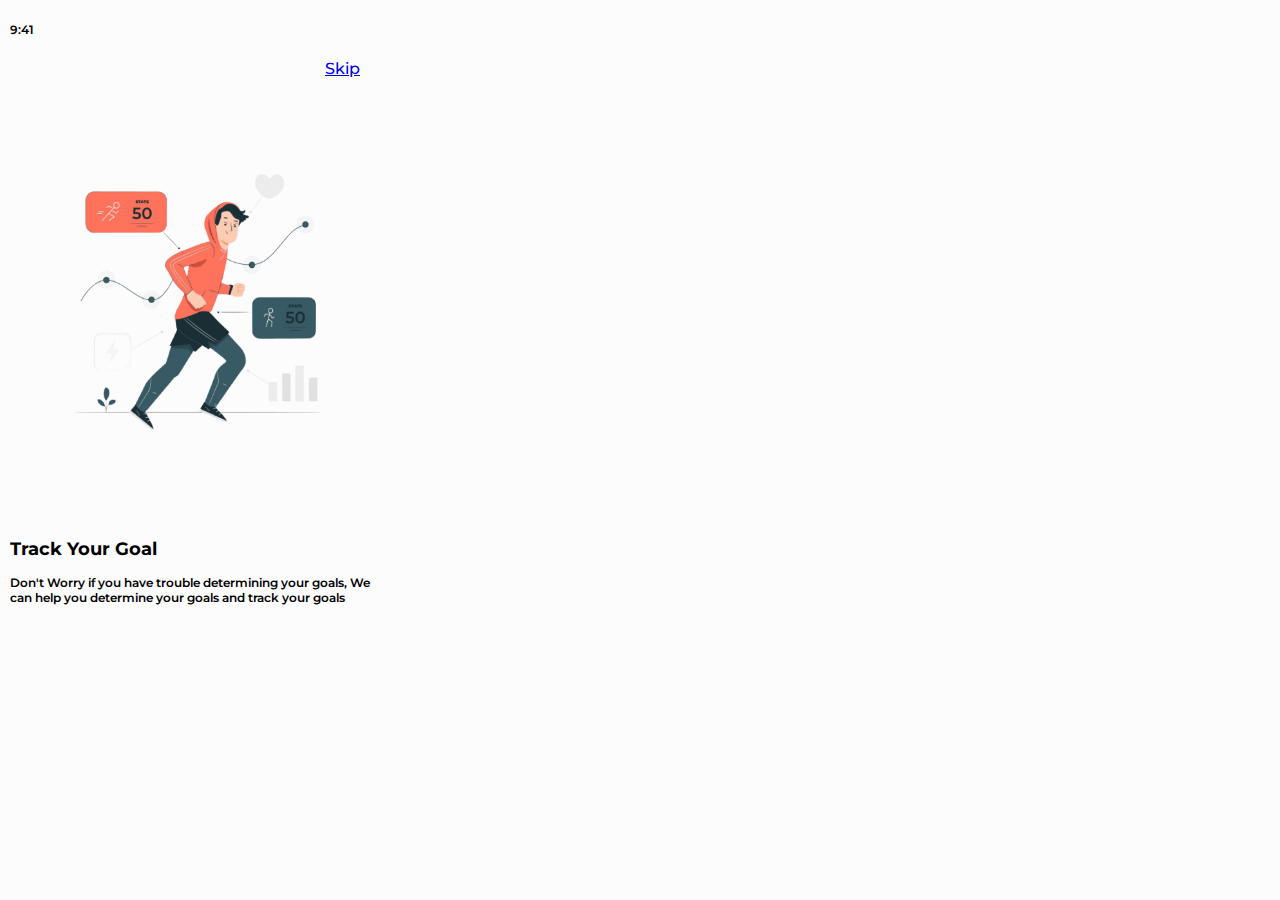
<file: index.html>
<!DOCTYPE html>
<html lang="en">
<head>
    <meta charset="UTF-8">
    <meta name="viewport" content="width=device-width, initial-scale=1.0">
    <title>Assignment Dacoid</title>
    <link rel="stylesheet" href="style.css">
    <link rel="stylesheet" href="https://cdnjs.cloudflare.com/ajax/libs/font-awesome/6.5.2/css/all.min.css" integrity="sha512-SnH5WK+bZxgPHs44uWIX+LLJAJ9/2PkPKZ5QiAj6Ta86w+fsb2TkcmfRyVX3pBnMFcV7oQPJkl9QevSCWr3W6A==" crossorigin="anonymous" referrerpolicy="no-referrer" />
    <link rel="preconnect" href="https://fonts.googleapis.com">
    <link rel="preconnect" href="https://fonts.gstatic.com" crossorigin>
    <link href="https://fonts.googleapis.com/css2?family=Montserrat:wght@300;400;500;600;700&family=Roboto+Slab&display=swap" rel="stylesheet">
</head>
<body>
  <div class="container">
      <div class="header">
          <p>9:41</p>
          <div class="icons">
              <i class="fa-solid fa-signal"></i>
              <i class="fa-solid fa-wifi"></i>
              <i class="fa-solid fa-battery-full"></i>
          </div>
      </div>
      <div class="skip">
         <a href="page3.html" >Skip</a><br>
      </div>
      <div class="main-body">
         <img src="img-1.png" alt="#" class="img">
         <h2>Track Your Goal</h2>
         <p>Don't Worry if you have trouble determining your goals, We can help you determine your goals and track your goals</p>
      </div>
      <div class="footer">
         <a href="page2.html"><i class="fa-solid fa-circle-chevron-right"></i></a>
      </div>
  </div>
</body>
</html>
</file>
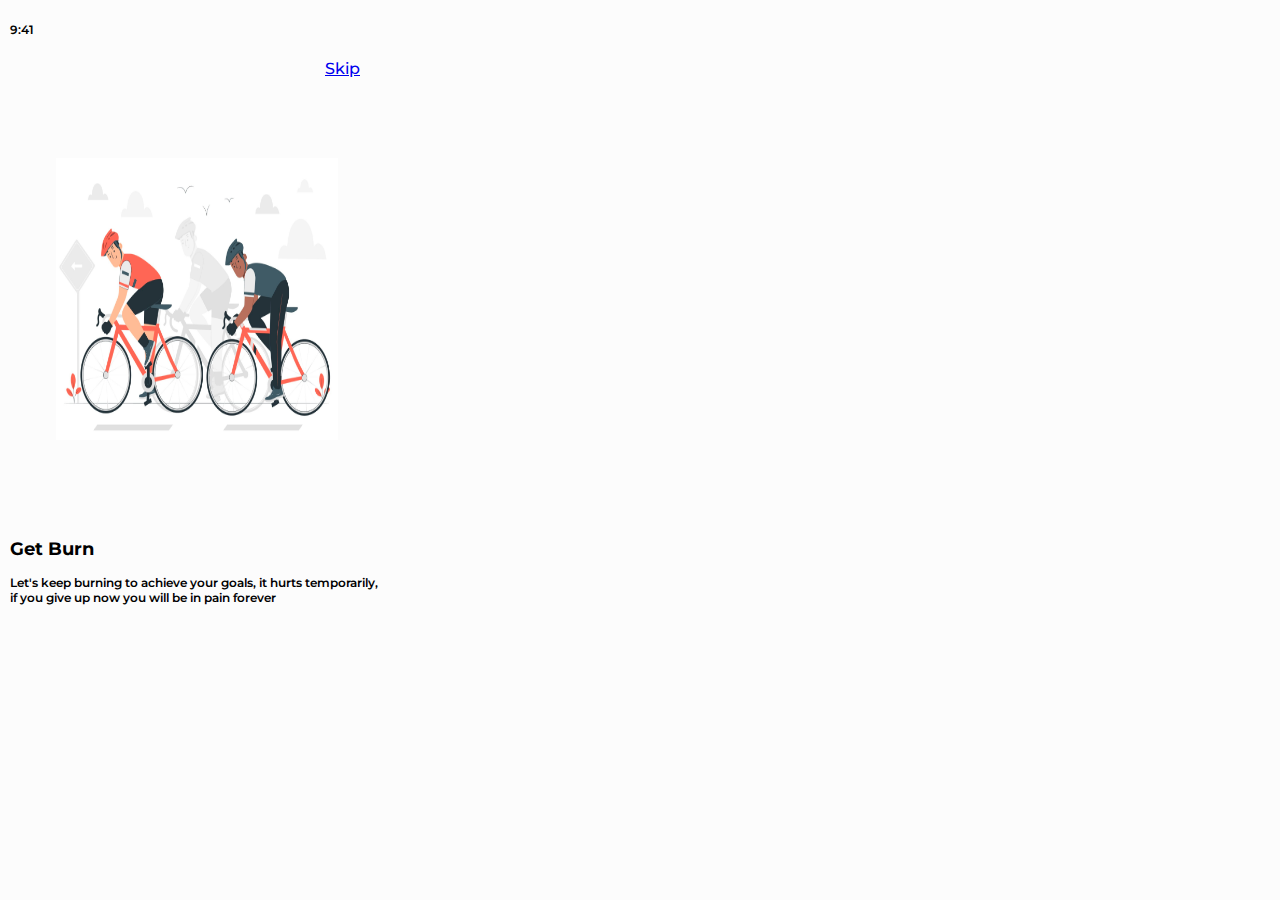
<file: page2.html>
<!DOCTYPE html>
<html lang="en">
<head>
    <meta charset="UTF-8">
    <meta name="viewport" content="width=device-width, initial-scale=1.0">
    <title>Assignment Dacoid</title>
    <link rel="stylesheet" href="style.css">
    <link rel="stylesheet" href="https://cdnjs.cloudflare.com/ajax/libs/font-awesome/6.5.2/css/all.min.css" integrity="sha512-SnH5WK+bZxgPHs44uWIX+LLJAJ9/2PkPKZ5QiAj6Ta86w+fsb2TkcmfRyVX3pBnMFcV7oQPJkl9QevSCWr3W6A==" crossorigin="anonymous" referrerpolicy="no-referrer" />
    <link rel="preconnect" href="https://fonts.googleapis.com">
    <link rel="preconnect" href="https://fonts.gstatic.com" crossorigin>
    <link href="https://fonts.googleapis.com/css2?family=Montserrat:ital,wght@0,100..900;1,100..900&display=swap" rel="stylesheet">
</head>
<body>
    <div class="container">
        <div class="header">
            <p>9:41</p>
            <div class="icons">
                <i class="fa-solid fa-signal"></i>
                <i class="fa-solid fa-wifi"></i>
                <i class="fa-solid fa-battery-full"></i>
            </div>
        </div>
       <div class="skip">
           <a href="page3.html" >Skip</a><br>
       </div>
       <div class="main-body">
           <img src="img-2.png" alt="#" class="img">
           <h2>Get Burn</h2>
           <p>Let's keep burning to achieve your goals, it hurts temporarily, if you give up now you will be in pain forever</p>
       </div>
       <div class="footer">
           <a href="page3.html"><i class="fa-solid fa-circle-chevron-right"></i></a>
       </div>
    </div>
</body>
</html>
</file>
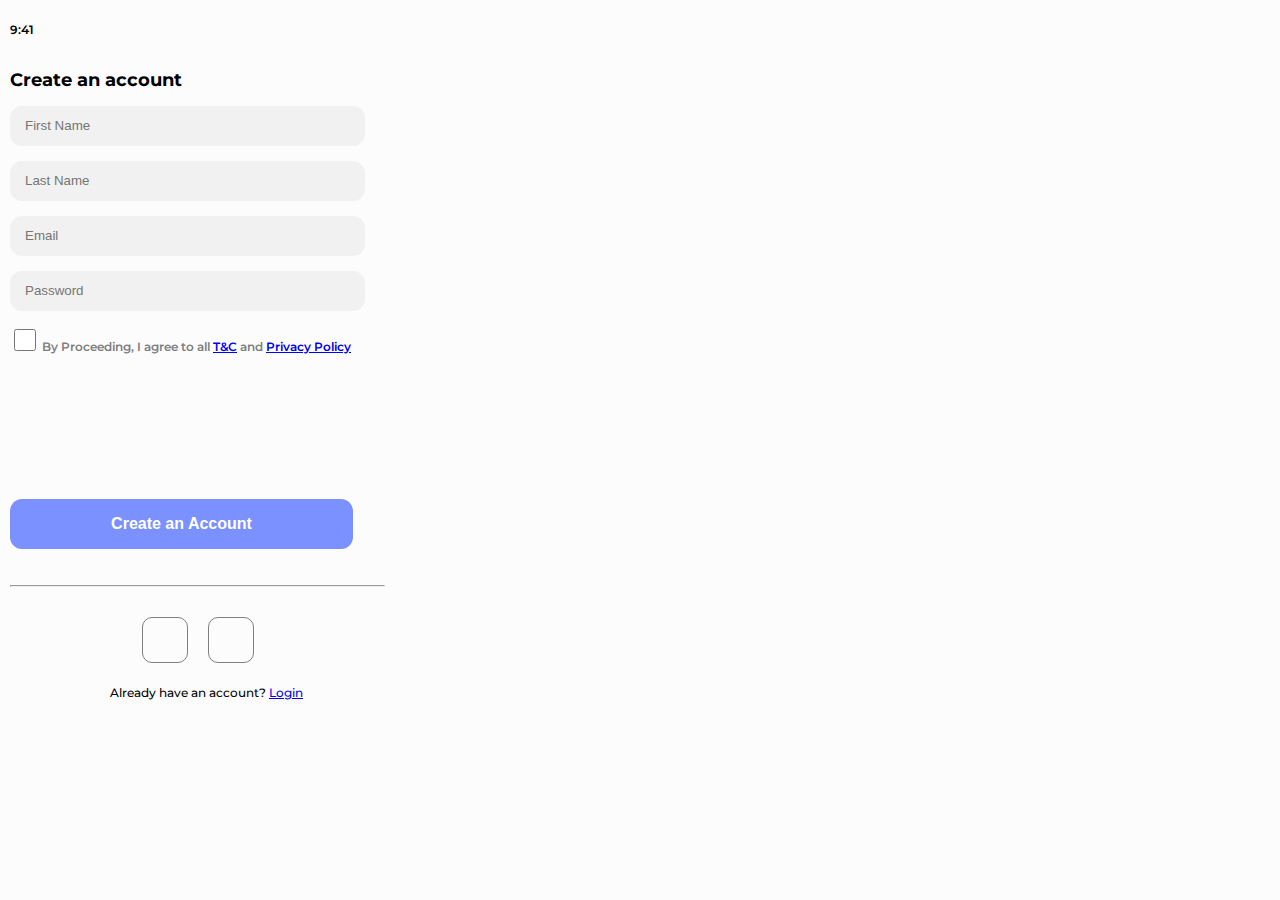
<file: page3.html>
<!DOCTYPE html>
<html lang="en">
<head>
    <meta charset="UTF-8">
    <meta name="viewport" content="width=device-width, initial-scale=1.0">
    <title>Assignment Dacoid</title>
    <link rel="stylesheet" href="style.css">
    <link rel="stylesheet" href="https://cdnjs.cloudflare.com/ajax/libs/font-awesome/6.5.2/css/all.min.css" integrity="sha512-SnH5WK+bZxgPHs44uWIX+LLJAJ9/2PkPKZ5QiAj6Ta86w+fsb2TkcmfRyVX3pBnMFcV7oQPJkl9QevSCWr3W6A==" crossorigin="anonymous" referrerpolicy="no-referrer" />
    <link rel="preconnect" href="https://fonts.googleapis.com">
    <link rel="preconnect" href="https://fonts.gstatic.com" crossorigin>
    <link href="https://fonts.googleapis.com/css2?family=Montserrat:ital,wght@0,100..900;1,100..900&display=swap" rel="stylesheet">
</head>
<body>
    <div class="container">
      <div class="header">
          <p>9:41</p>
          <div class="icons">
              <i class="fa-solid fa-signal"></i>
              <i class="fa-solid fa-wifi"></i>
              <i class="fa-solid fa-battery-full"></i>
          </div>
      </div>
      <div class="main-body">
          <h2 class="create-heading">Create an account</h2>
          <form action="page5.html">
              <input placeholder="First Name" class="input-page-3" disabled><br><br>
              <input placeholder="Last Name" class="input-page-3" disabled><br><br>
              <input placeholder="Email" class="input-page-3" disabled><br><br>
              <input placeholder="Password" class="input-page-3" disabled><br><br>
              <input type="checkbox" id="checkbox" class="checkbox-input-page3">
              <label for="checkbox" class="checkbox-inputlabel-page3">By Proceeding, I agree to all <a href="#">T&C</a> and <a href="#">Privacy Policy</a></label><br><br>
              <button class="create-account-btn">Create an Account</button>
          </form>
          <hr>
          <div class="icons-page3">
                <i class="fa-brands fa-google"></i>
                <i class="fa-brands fa-facebook"></i>
          </diV>
          <div class="para-login-page3">
             <p>Already have an account? <a href="page4.html">Login</a></p>
          </div>
      </div>
    </div>
</body>
</html>
</file>
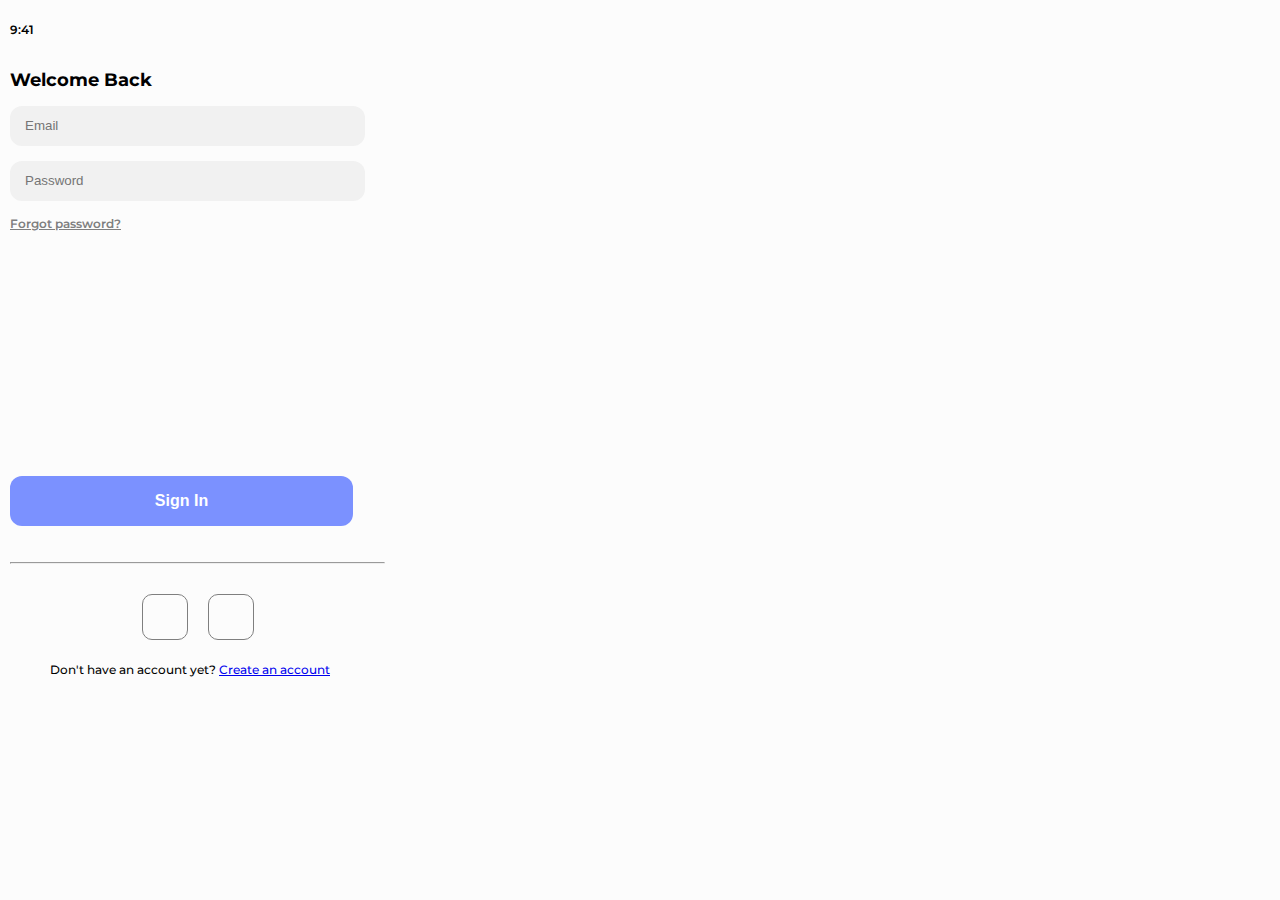
<file: page4.html>
<!DOCTYPE html>
<html lang="en">
<head>
    <meta charset="UTF-8">
    <meta name="viewport" content="width=device-width, initial-scale=1.0">
    <title>Assignment Dacoid</title>
    <link rel="stylesheet" href="style.css">
    <link rel="stylesheet" href="https://cdnjs.cloudflare.com/ajax/libs/font-awesome/6.5.2/css/all.min.css" integrity="sha512-SnH5WK+bZxgPHs44uWIX+LLJAJ9/2PkPKZ5QiAj6Ta86w+fsb2TkcmfRyVX3pBnMFcV7oQPJkl9QevSCWr3W6A==" crossorigin="anonymous" referrerpolicy="no-referrer" />
    <link rel="preconnect" href="https://fonts.googleapis.com">
    <link rel="preconnect" href="https://fonts.gstatic.com" crossorigin>
    <link href="https://fonts.googleapis.com/css2?family=Montserrat:ital,wght@0,100..900;1,100..900&display=swap" rel="stylesheet">
</head>
<body>
    <div class="container">
        <div class="header">
            <p>9:41</p>
            <div class="icons">
                <i class="fa-solid fa-signal"></i>
                <i class="fa-solid fa-wifi"></i>
                <i class="fa-solid fa-battery-full"></i>
            </div>
        </div>
        <div class="main-body">
            <form action="page5.html">
                <h2>Welcome Back</h2>
                <input placeholder="Email" class="input-page-4" disabled><br><br>
                <input placeholder="Password"  class="input-page-4" disabled><br><br>
                <a href="#" class="forgot-pass-page4">Forgot password?</a><br><br>
                <button class="login-account-btn">Sign In</button>
            </form>
            <hr>
            <div class="icons-page4">
                <i class="fa-brands fa-google"></i>
                <i class="fa-brands fa-facebook"></i>
          </diV>
        </div>
        
        </div>
        <div class="para-login-page4">
            <p>Don't have an account yet? <a href="page3.html">Create an account</a></p>
        </div>
    </div>
</body>
</html>
</file>
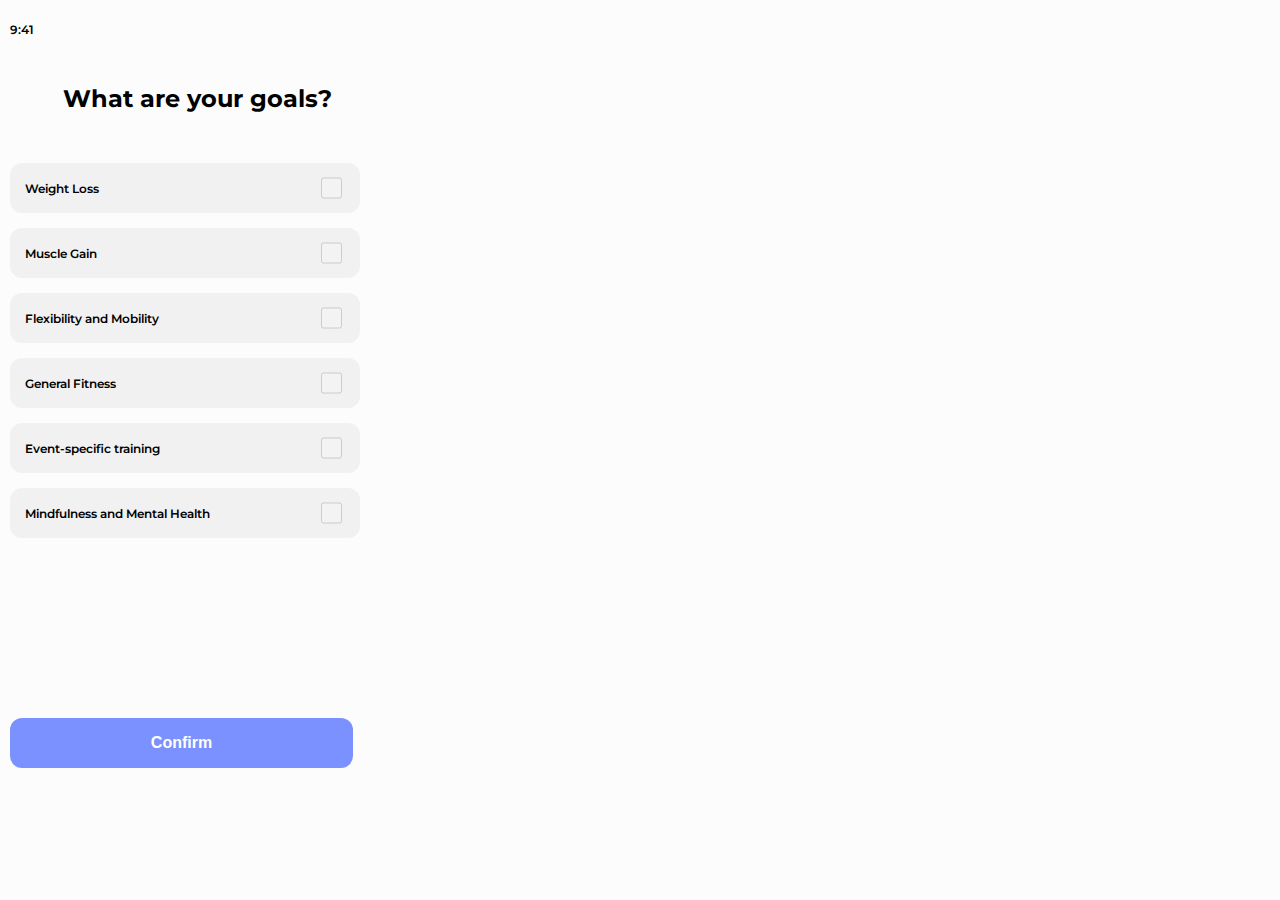
<file: page5.html>
<!DOCTYPE html>
<html lang="en">
<head>
    <meta charset="UTF-8">
    <meta name="viewport" content="width=device-width, initial-scale=1.0">
    <title>Assignment Dacoid</title>
    <link rel="stylesheet" href="style.css">
    <link rel="stylesheet" href="https://cdnjs.cloudflare.com/ajax/libs/font-awesome/6.5.2/css/all.min.css" integrity="sha512-SnH5WK+bZxgPHs44uWIX+LLJAJ9/2PkPKZ5QiAj6Ta86w+fsb2TkcmfRyVX3pBnMFcV7oQPJkl9QevSCWr3W6A==" crossorigin="anonymous" referrerpolicy="no-referrer" />
    <link rel="preconnect" href="https://fonts.googleapis.com">
    <link rel="preconnect" href="https://fonts.gstatic.com" crossorigin>
    <link href="https://fonts.googleapis.com/css2?family=Montserrat:ital,wght@0,100..900;1,100..900&display=swap" rel="stylesheet">
</head>
<body>
    <div class="container">
        <div class="header">
            <p>9:41</p>
            <div class="icons">
                <i class="fa-solid fa-signal"></i>
                <i class="fa-solid fa-wifi"></i>
                <i class="fa-solid fa-battery-full"></i>
            </div>
        </div>
        <div class="main-body">
            <h1 class="title-page5"> What are your goals?</h1>
            <form action="page6.html">
                <div class="input-checkbox-page5">
                    <p>Weight Loss</p>
                    <input type="checkbox" disabled><br><br>
                </div>
                <div class="input-checkbox-page5">
                    <p>Muscle Gain</p>
                    <input type="checkbox" disabled><br><br>
                </div>
                <div class="input-checkbox-page5">
                    <p>Flexibility and Mobility</p>
                    <input type="checkbox" disabled><br><br>
                </div>
                <div class="input-checkbox-page5">
                    <p>General Fitness</p>
                    <input type="checkbox" disabled><br><br>
                </div>
                <div class="input-checkbox-page5">
                    <p>Event-specific training</p>
                    <input type="checkbox" disabled><br><br>
                </div>
                <div class="input-checkbox-page5">
                    <p>Mindfulness and Mental Health</p>
                    <input type="checkbox" disabled><br><br>
                </div>
                <button class="confirm-btn-page5">Confirm</button>
            </form>
        </div>
    </div>
</body>
</html>
</file>
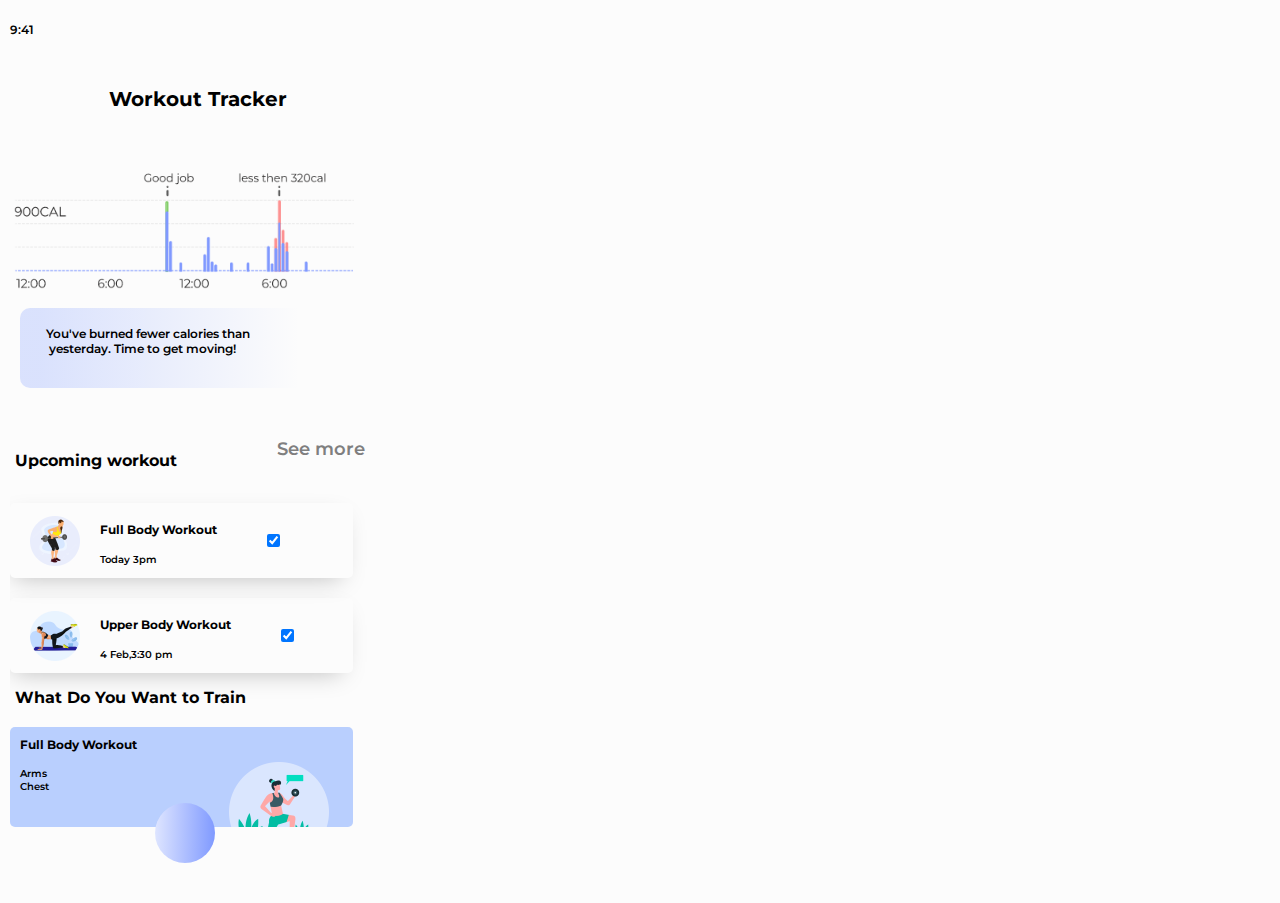
<file: page6.html>
<!DOCTYPE html>
<html lang="en">
<head>
    <meta charset="UTF-8">
    <meta name="viewport" content="width=device-width, initial-scale=1.0">
    <title>Assignment Dacoid</title>
    <link rel="stylesheet" href="style.css">
    <link rel="stylesheet" href="https://cdnjs.cloudflare.com/ajax/libs/font-awesome/6.5.2/css/all.min.css" integrity="sha512-SnH5WK+bZxgPHs44uWIX+LLJAJ9/2PkPKZ5QiAj6Ta86w+fsb2TkcmfRyVX3pBnMFcV7oQPJkl9QevSCWr3W6A==" crossorigin="anonymous" referrerpolicy="no-referrer" />
    <link rel="preconnect" href="https://fonts.googleapis.com">
    <link rel="preconnect" href="https://fonts.gstatic.com" crossorigin>
    <link href="https://fonts.googleapis.com/css2?family=Montserrat:ital,wght@0,100..900;1,100..900&display=swap" rel="stylesheet">
<body>
    <div class="container">
        <div class="header">
            <p>9:41</p>
            <div class="icons">
                <i class="fa-solid fa-signal"></i>
                <i class="fa-solid fa-wifi"></i>
                <i class="fa-solid fa-battery-full"></i>
            </div>
        </div>
        <div class="main-body">
            <div class="title-page6">
                <a href="page5.html" class="a-prev-page6"><i class="fa-solid fa-chevron-left"></i></a>
                <h1 class="title-info-page6">Workout Tracker</h1>
                <a href="page7.html" class="a-next-page6"><i class="fa-solid fa-chevron-right"></i></a>
            </div>
            <a href="page7.html"><img src="img-3.png" alt="no image" class="img3-page6"></a>
            <div class="message-page6">
                <i class="fa-solid fa-triangle-exclamation"></i>
                <p class="desc-page6"> &nbsp;&nbsp;You've burned fewer calories than <br> &nbsp;&nbsp; yesterday. Time to get moving!</p>
            </div>
            <div>
                <div class="info-page6">
                    <h2>Upcoming workout</h2>
                    <a href="#">See more</a>
                </div>
                <div class="schedule">
                    <img src="full-body-workout.png" alt="#">
                    <div>
                        <h4>Full Body Workout</h4>
                        <p>Today 3pm</p>    
                    </div>
                    <div class="form-check form-switch">
                        <input class="form-check-input" type="checkbox" role="switch" id="flexSwitchCheckChecked" checked>
                    </div>
                </div>
                <div class="schedule">
                    <img src="upper-body-workout.png" alt="#">
                    <div>
                       <h4>Upper Body Workout</h4>
                       <p>4 Feb,3:30 pm</p>
                    </div>
                    <div class="form-check form-switch">
                        <input class="form-check-input" type="checkbox" role="switch" id="flexSwitchCheckChecked" checked>
                    </div>
                </div>
                <h2 class="question-page6">What Do You Want to Train</h2>
                <div class="schedule2">
                    <h4 class="schedule2-title">Full Body Workout</h4>
                    <div class="schedule2-info">
                        <div class="schedule2-content">
                            <p>Arms</p>
                            <p>Chest</p>
                        </div>
                        <div class="schedule2-img">
                            <img src="arms-chest.png" alt="#">
                        </div>
                    </div>
                </div>
            </div>
        </div>
        <div class="sticky-footer">
            <i class="fa-solid fa-house"></i>
            <i class="fa-solid fa-clapperboard"></i>
            <i class="fa-solid fa-magnifying-glass search"></i>
            <i class="fa-solid fa-camera"></i>
            <i class="fa-solid fa-user"></i>
        </div> 
    </div>
</body>
</html>
</file>
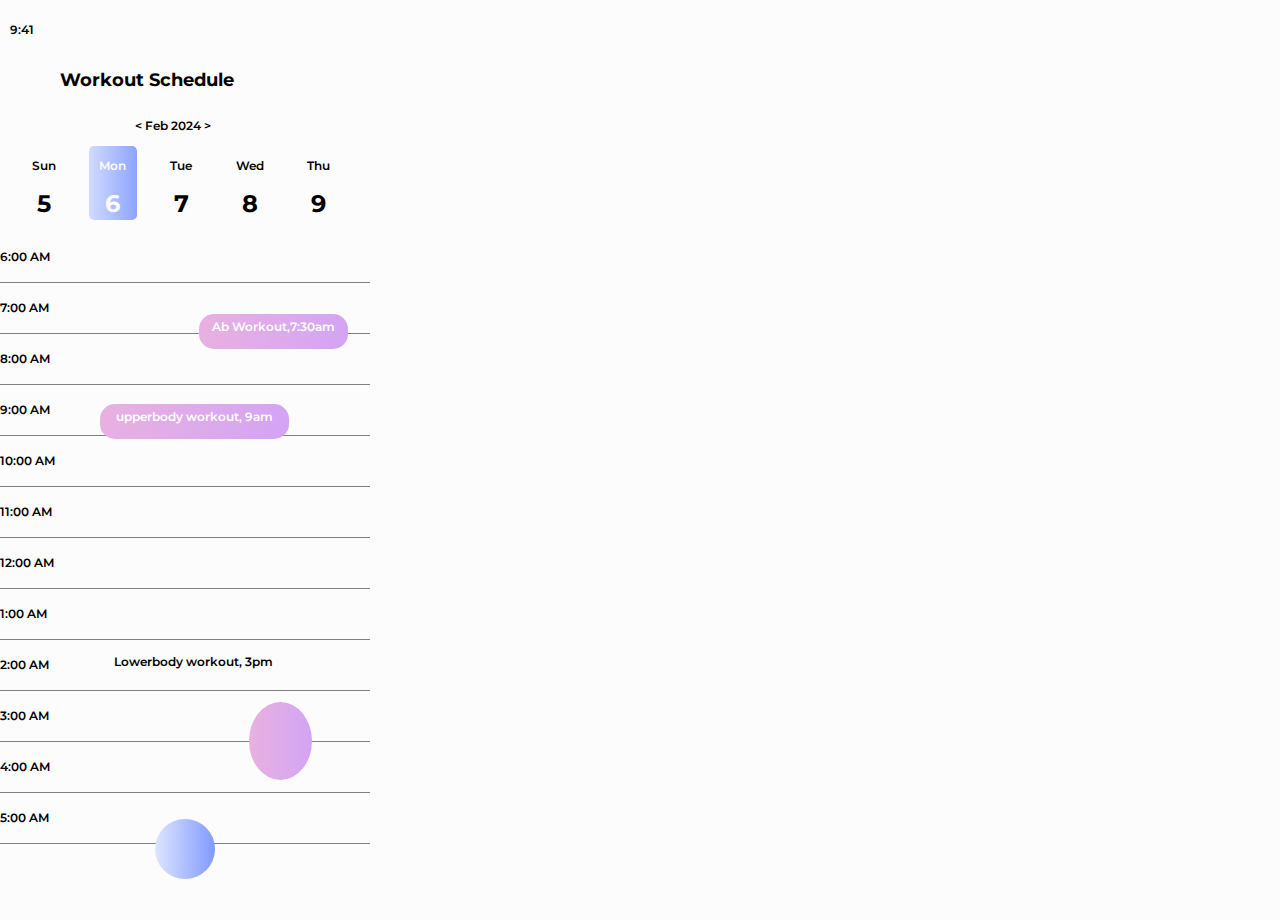
<file: page7.html>
<!DOCTYPE html>
<html lang="en">
<head>
    <meta charset="UTF-8">
    <meta name="viewport" content="width=device-width, initial-scale=1.0">
    <title>Assignment Dacoid</title>
    <link rel="stylesheet" href="style.css">
    <link rel="stylesheet" href="https://cdnjs.cloudflare.com/ajax/libs/font-awesome/6.5.2/css/all.min.css" integrity="sha512-SnH5WK+bZxgPHs44uWIX+LLJAJ9/2PkPKZ5QiAj6Ta86w+fsb2TkcmfRyVX3pBnMFcV7oQPJkl9QevSCWr3W6A==" crossorigin="anonymous" referrerpolicy="no-referrer" />
    <link rel="preconnect" href="https://fonts.googleapis.com">
    <link rel="preconnect" href="https://fonts.gstatic.com" crossorigin>
    <link href="https://fonts.googleapis.com/css2?family=Montserrat:ital,wght@0,100..900;1,100..900&display=swap" rel="stylesheet">
<body>
    <div class="container">
        <div class="header">
            <p>9:41</p>
            <div class="icons">
                <i class="fa-solid fa-signal"></i>
                <i class="fa-solid fa-wifi"></i>
                <i class="fa-solid fa-battery-full"></i>
            </div>
        </div>
        <div class="main-body">
            <div class="title-page7-info">
                <a href="page6.html" class="a-prev-page6"><i class="fa-solid fa-chevron-left"></i></a>
                <h2 class="title-page7">Workout Schedule</h2>
            </div>
            <p class="title-date-page7">< Feb 2024 ></p>
            <div class="calender">
                <div class="dates">
                    <p>Sun</p>
                    <h1>5</h1>
                </div>
                <div class="dates select-date">
                    <p>Mon</p>
                    <h1>6</h1>
                </div>
                <div class="dates">
                    <p>Tue</p>
                    <h1>7</h1>
                </div>
                <div class="dates">
                    <p>Wed</p>
                    <h1>8</h1>
                </div>
                <div class="dates">
                    <p>Thu</p>
                    <h1>9</h1>
                </div>
            </div>
        </div>
        <div class="timings">
            <div class="time">6:00 AM</div>
            <div class="time">7:00 AM
                <p class="message-1">Ab Workout,7:30am</p>
            </div>
            <div class="time">8:00 AM</div>
            <div class="time">9:00 AM 
                <p class="message-2">upperbody workout, 9am</p>
            </div>
            <div class="time">10:00 AM</div>
            <div class="time">11:00 AM</div>
            <div class="time">12:00 AM</div>
            <div class="time">1:00 AM</div>
            <div class="time">2:00 AM 
                <p class="message-3">Lowerbody workout, 3pm</p>
            </div>
            <div class="time">3:00 AM <i class="fa-solid fa-plus message-4"></i></div>
            <div class="time">4:00 AM</div>
            <div class="time">5:00 AM</div>
        </div> 
        <div class="sticky-footer">
            <i class="fa-solid fa-house"></i>
            <i class="fa-solid fa-clapperboard"></i>
            <i class="fa-solid fa-magnifying-glass search"></i>
            <i class="fa-solid fa-camera"></i>
            <i class="fa-solid fa-user"></i>
        </div>
    </div>    
</body>
</html>
</file>
<file: style.css>
body{
    font-family: 'Montserrat', sans-serif;
    margin: 0;
    background-color: #FCFCFC;
    font-size: 12px;
    font-weight: 600;
}

.header{
    position: sticky;
    top:0;
    width: 375px;
    height: 44px;
    display: flex; 
    background-color: #FCFCFC;
    margin-top: 5px;
    padding-top: 5px;
}

.header p{
    height: 18px;
    width: 54px;
    margin-left: 10px;    
}

.icons{
    margin-left: 230px;
    padding-right: 5px;
    margin-top: 15px;
}

.skip{
    font-weight: 500;
    padding:5px 0 0 325px;
    font-size: 16px;
}

.main-body{
    margin:0px 10px 0px 10px ;
    width: 375px;
    overflow: auto;
}

.img{
    height: 282px;
    width: 282px;
    padding: 80px 46px 80px 46px;
}

.footer a i{
    font-size: 60px;
    height: 60px;
    width: 60px;
    color: #89A1FF;
    margin-top:40px; 
    margin-left: 300px;
}

/*page3 */

.input-page-3,.input-page-4{
    height: 40px;
    width: 325px;
    border-radius: 12px;
    border: none;
    background-color: #F1F1F1;
    padding:0 15px 0 15px;
}

.checkbox-input-page3{
    height: 22px;
    width: 22px;
}

.checkbox-inputlabel-page3{
    font-size: 12px;
    margin-bottom: 5px;
    color:#7F7F7F;
}

.create-account-btn{
    height:50px;
    width:343px;
    color: #FFFFFF;
    background-color: #7B91FF;
    font-size: 16px;
    font-weight: 600;
    border-radius: 12px ;
    border: none;
    margin:130px 0 30px 0;
}

.icons-page3 {
    margin-top: 20px;
    display: flex;
    align-items: center;
    justify-content: center;
   
}


.icons-page3 i{
    font-size: 18px;
    height: 44px;
    width: 44px;
    border: 1px solid #7F7F7F;
    border-radius: 10px;
    display: flex;
    align-items: center;
    justify-content: center;
    margin: 10px;
}

.para-login-page3{
    font-size: 12px;
    font-weight: 500;
    margin-left: 100px;
}

/*page4*/
.forgot-pass-page4{
    color: #7F7F7F;
}

.login-account-btn , .confirm-btn-page5{
    height:50px;
    width:343px;
    color: #FFFFFF;
    background-color: #7B91FF;
    font-size: 16px;
    font-weight: 600;
    border-radius: 12px ;
    border: none;
    margin:230px 0 30px 0;
}

.icons-page4 i{
    font-size: 18px;
    height: 44px;
    width: 44px;
    border: 1px solid #7F7F7F;
    border-radius: 10px;
    display: flex;
    align-items: center;
    justify-content: center;
    margin: 10px;
}

.icons-page4{
    margin-top: 20px;
    display: flex;
    align-items: center;
    justify-content: center;
   
}

.para-login-page4{
    font-size: 12px;
    font-weight: 500;
    margin-left: 50px;
}

/*page5*/
.title-page5{
    text-align: center;
    margin-top: 30px;
    margin-bottom: 50px;
}

.input-checkbox-page5{
    display: flex;
    align-items: center;
    justify-content: center;
    height: 50px;
    width: 320px;
    border-radius: 12px;
    border: none;
    background-color: #F1F1F1;
    padding:0 15px 0 15px;
    margin-top: 15px;
}

.input-checkbox-page5 p{
    width: 300px;
}

.input-checkbox-page5 input{
    height: 22px;
    width: 22px;
}

.confirm-btn-page5{
  margin-top:180px;
  margin-bottom: 0;
}
 
/*page 6*/

.title-page6{
    display: flex; 
    margin-top: 20px;
    align-items: center;
    justify-content: center;
    font-size: 20px;
}

.title-info-page6{
    font-size: 20px;
}

.a-prev-page6{
    margin-right: 50px;  
}

.a-next-page6{
    margin-left: 50px;
}

.img3-page6{
    width: 350px;
    height: 150px;
    margin-top: 30px;
}

.message-page6{
    display: flex;
    margin-left: 10px;
    padding-left: 10px;
    border-radius: 10px;
    background: linear-gradient(90.07deg, rgba(129, 157, 255, 0.28) 5.94%, rgba(16, 16, 16, 0) 76.45%);
    margin-bottom: 50px;
}

.message-page6 i{
    margin-top: 20px;
    font-size: 20px;
}

.desc-page6{
    height: 50px;
    width: 350px;
    line-height: 15.32px;
    margin-top: 18px;
    margin-left: 10px;
}


.info-page6{
    display: flex;
    font-size: 16px;
}


.info-page6 h2{
    font-size: 16px;
    margin-left: 5px;
}

.info-page6 a{
    margin-left: 100px;
    color: var(--gray-100, rgba(127, 127, 127, 1));
    font-size: 18px;
    text-decoration: none;
}

.schedule{
    display: flex;
    margin-top: 20px;
    height: 75px;
    width: 343px;
    border-radius: 5px;
    /* justify-content: center; */
    align-items: center;
    box-shadow: -4px 8px 25px -8px rgba(0, 0, 0, 0.25);

}

.schedule img{
    height: 50px;
    width: 50px;
   margin-left:20px;
}

.schedule h4{
    font-size: 12px;
    margin-left: 20px;
}

.schedule p{
    font-size: 10px;
    margin-left: 20px;
}

#flexSwitchCheckChecked{
    margin-left: 50px;
}

.question-page6{
    font-size: 16px;
    margin: 15px 0 0 5px;

}

.schedule2{
    height: 100px;
    width: 343px;
    background: rgba(140, 177, 255, 0.6);
    border-radius: 5px;

}

.schedule2-title{
    font-size: 12px;
    margin: 20px 0 0 10px;
    padding-top: 10px;
}

.schedule2-info{
    display: flex;
    line-height: 3px;
    margin: 10px 0 0 10px;
    font-size: 10px;
}

.schedule2-img img{
    height: 100px;
    width: 100px;
    margin-left: 180px;
    top: 10px;
}

.sticky-footer{
    width: 370px;
    height: 76px;
    display: flex;
    justify-content: space-around;
    align-items: center;
    position: sticky;
}

.sticky-footer i{
    color: rgba(127, 127, 127, 1);
    font-size: 25px;
}

.sticky-footer .search{
    display: flex;
    height: 60px;
    width: 60px;
    border-radius: 50%;
    justify-content: center;
    align-items: center;
    background: linear-gradient(90.95deg, #DEE5FF 0.79%, #809AFF 99.18%);
    color:rgba(255, 255, 255, 1);
    margin-bottom: 65px;
}

/*page 7*/

.title-page7-info{
    display: flex;
}

.title-page7{
    text-align: center;
}

.title-date-page7{
    text-align: center;
    margin-right:50px;
}
.calender{
    display: flex;
    height: 77px;
    width: 343px;
    align-items: center;
    justify-content: space-evenly;
}

.select-date{
    background: linear-gradient(270deg, #8DA4FF -0.62%, #D1DBFF 100.68%);
    border-radius: 5px;
    color: #FCFCFC;
}

.dates{
    width:63px;
    height: 74px;
    margin: 10px;
    text-align: center;
}

.timings{
    margin-top: 10px;
}

.time{
    height: 50px;
    width: 370px;
    display: flex;
    align-items: center;
    border-bottom: 0.5px solid rgba(127, 127, 127, 1);
}

.message-1{
    height: 30px;
    width: 149px;
    border-radius: 15px;
    margin-left: 150px;
    margin-top: 60px;
    font-size: 12px;
    text-align: center;
   padding-top: 5px;
   background: linear-gradient(270deg, #D3A4F4 0%, #E9B1E0 102.35%);
   color: rgba(255, 255, 255, 1);

}

.message-2{
    height: 30px;
    width: 189px;
    border-radius: 15px;
    margin-left: 50px;
    margin-top: 35px;
    font-size: 12px;
    text-align: center;
   padding-top: 5px;
   background: linear-gradient(270deg, #D3A4F4 0%, #E9B1E0 102.35%);
   color: rgba(255, 255, 255, 1);
}

.message-3{
    height: 30px;
    width: 189px;
    border-radius: 15px;
    margin-left: 50px;
    margin-top: 15px;
    font-size: 12px;
    text-align: center;
   padding-top: 5px;
   background-color: gray 50;
   color: black;
}

.message-4{
    height: 63px;
    width: 63px;
    border-radius: 50%;
    margin-left: 200px;
    margin-top: 50px;
    font-size: 30px;
    text-align: center;
    padding-top: 15px;
    background:linear-gradient(270deg, #D3A4F4 0%, #E9B1E0 102.35%);
    color: rgba(255, 255, 255, 1);
}
</file>
